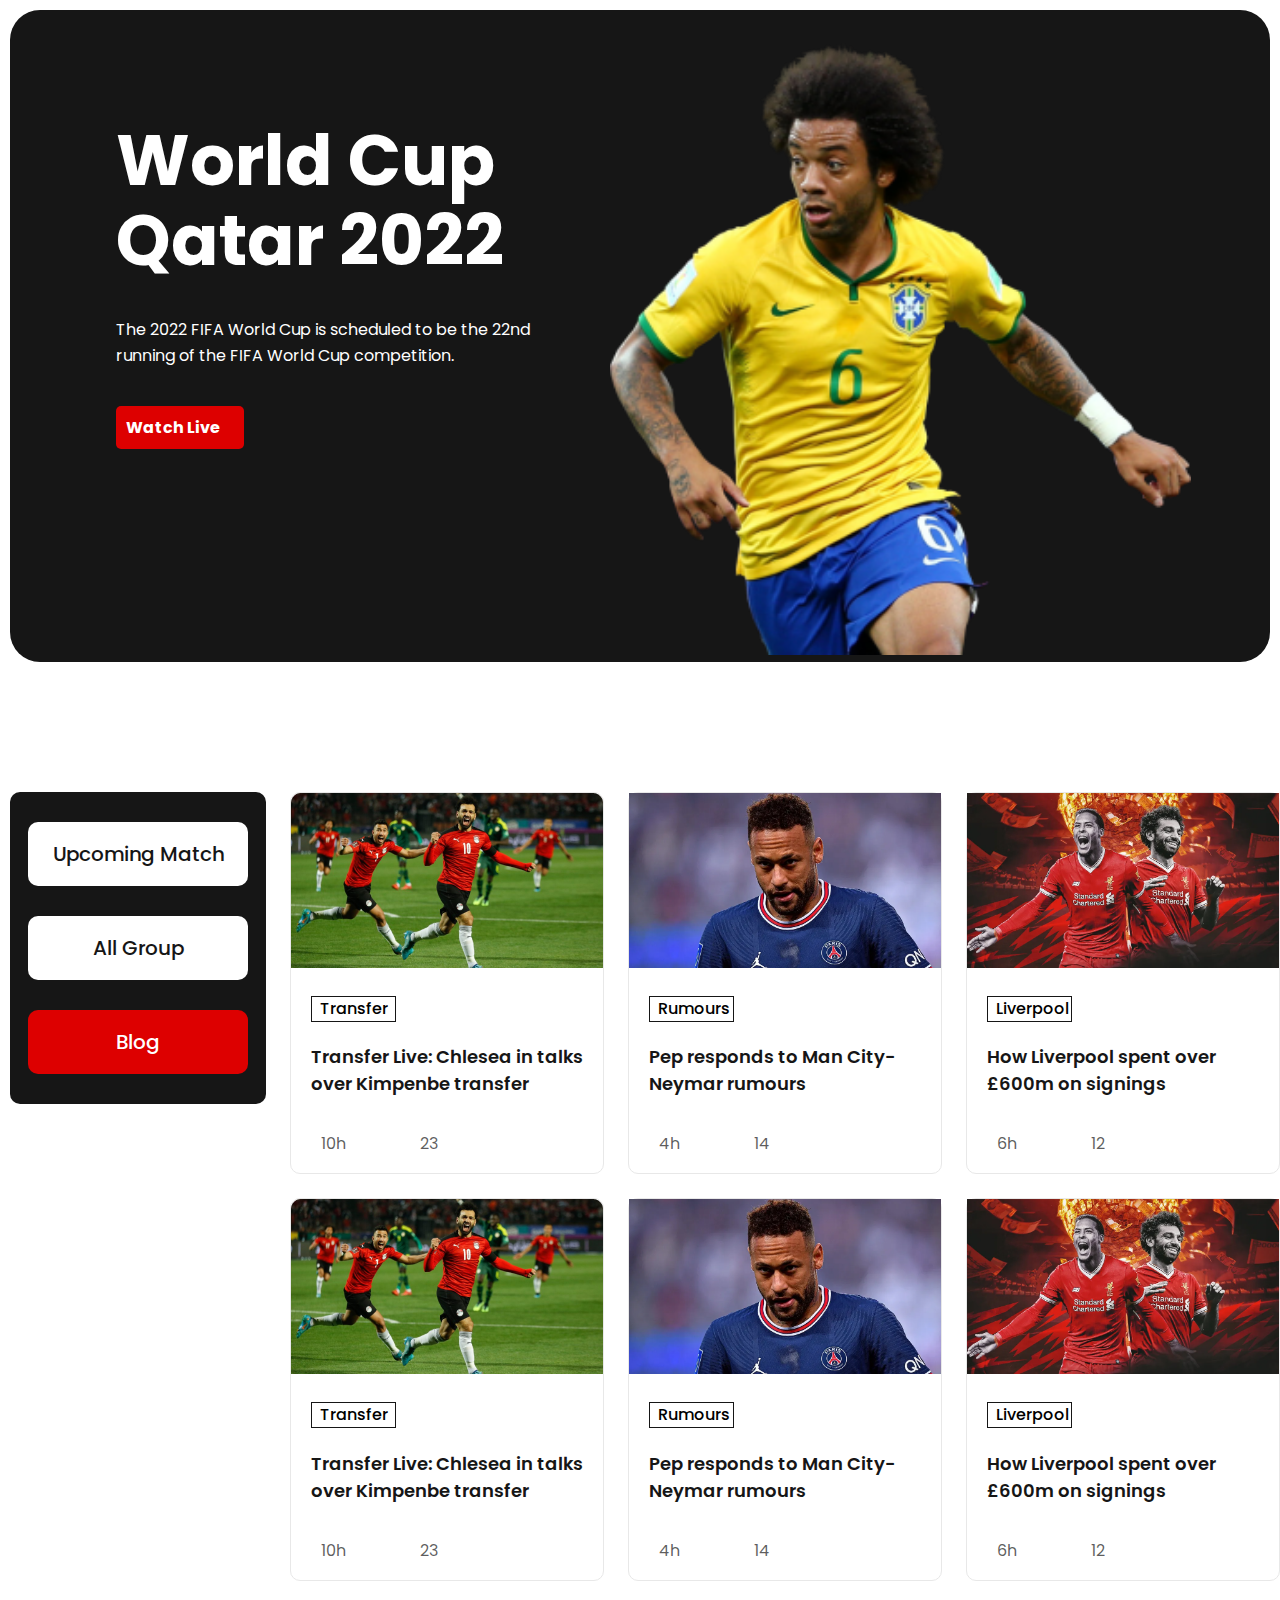
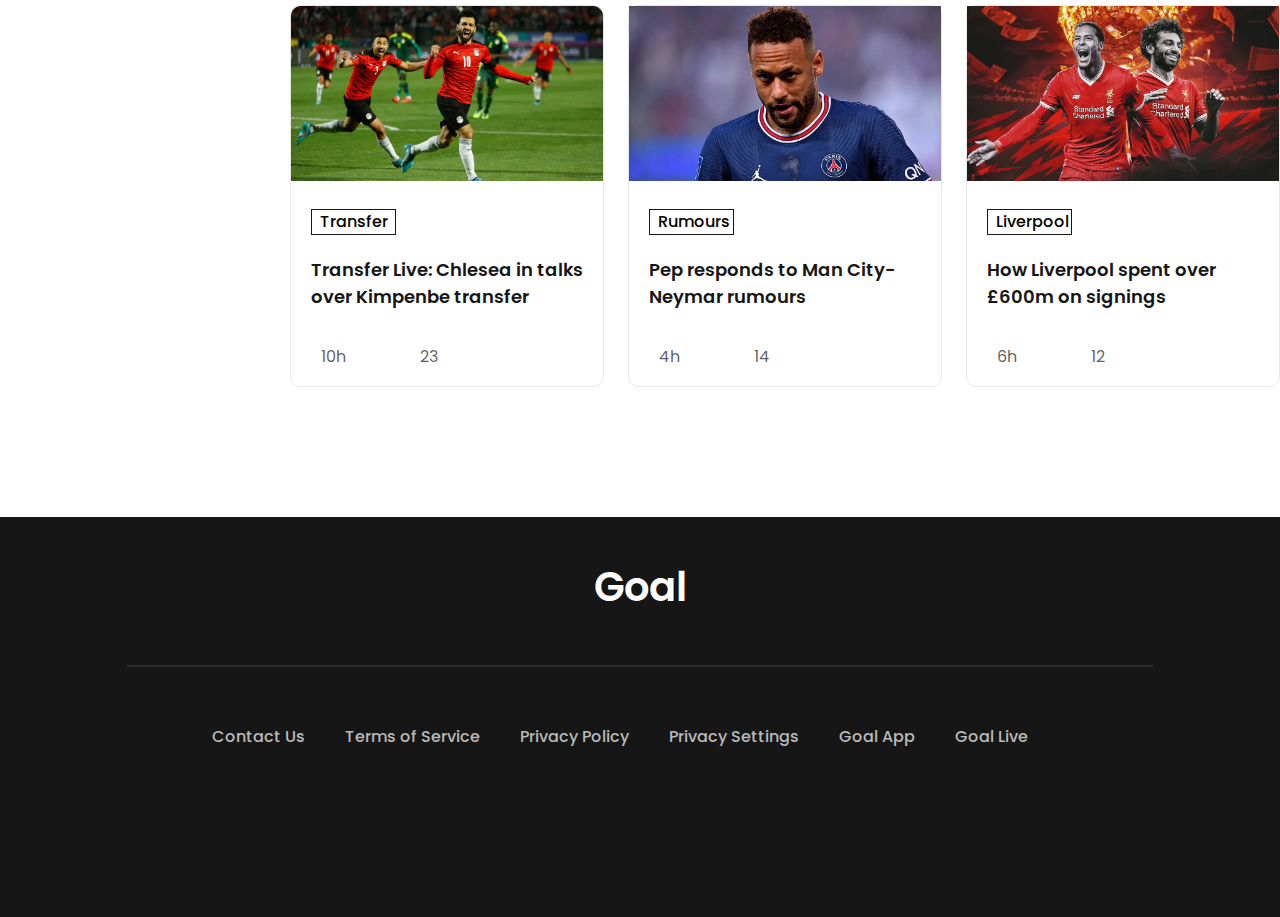
<file: index.html>
<!DOCTYPE html>
<html lang="en">
  <head>
    <meta charset="UTF-8" />
    <meta http-equiv="X-UA-Compatible" content="IE=edge" />
    <meta name="viewport" content="width=device-width, initial-scale=1.0" />
    <link rel="stylesheet" href="./css/style.css" />
    <link rel="stylesheet" href="./css/responsive.css" />
    <link rel="preconnect" href="https://fonts.googleapis.com" />
    <link rel="preconnect" href="https://fonts.gstatic.com" crossorigin />
    <link
      href="https://fonts.googleapis.com/css2?family=Poppins:wght@400;500;600;700;800&display=swap"
      rel="stylesheet"
    />
    <link
      rel="stylesheet"
      href="https://cdnjs.cloudflare.com/ajax/libs/font-awesome/6.1.1/css/all.min.css"
      integrity="sha512-KfkfwYDsLkIlwQp6LFnl8zNdLGxu9YAA1QvwINks4PhcElQSvqcyVLLD9aMhXd13uQjoXtEKNosOWaZqXgel0g=="
      crossorigin="anonymous"
      referrerpolicy="no-referrer"
    />
    <link rel="shortcut icon" href="./assets/favicon.ico" type="image/x-icon" />
    <title>World Cup</title>
  </head>
  <body>
    <!-- hero section start -->
    <section class="hero-container">
      <div class="hero">
        <div class="hero-text-content">
          <h2 class="hero-title">World Cup Qatar 2022</h2>
          <p class="hero-subtext">
            The 2022 FIFA World Cup is scheduled to be the 22nd running of the
            FIFA World Cup competition.
          </p>
          <a class="btn" href="#"
            >Watch Live <i class="fa-solid fa-arrow-right"></i
          ></a>
        </div>
        <div class="hero-image">
          <img src="./assets/hero-image.png" alt="marcelo" />
        </div>
      </div>
    </section>
    <!-- hero section end -->
    <!-- news left side section start -->
    <section class="news-container">
      <aside class="side-cat">
        <a class="side-cat-item" href="./upcoming.html">Upcoming Match </a>
        <a class="side-cat-item" href="#">All Group</a>
        <a class="side-cat-item selected" href="#">Blog</a>
      </aside>
      <!-- news left side section end -->

      <div class="news-list">
        <!-- news start -->
        <article class="news">
          <img src="./assets/blog-thumb/blog-image.png" alt="blog thumb" />
          <h4 class="news-cat">Transfer</h4>
          <h3 class="news-title">
            Transfer Live: Chlesea in talks over Kimpenbe transfer
          </h3>
          <div class="news-meta">
            <p class="posted"><i class="fa-solid fa-clock"></i>10h</p>
            <p class="comment"><i class="fa-solid fa-comment-dots"></i>23</p>
          </div>
        </article>
        <!-- news end -->
        <!-- news start -->
        <article class="news">
          <img src="./assets/blog-thumb/img_7170.webp" alt="" />
          <h4 class="news-cat">Rumours</h4>
          <h3 class="news-title">Pep responds to Man City-Neymar rumours</h3>
          <div class="news-meta">
            <p class="posted"><i class="fa-solid fa-clock"></i>4h</p>
            <p class="comment"><i class="fa-solid fa-comment-dots"></i>14</p>
          </div>
        </article>
        <!-- news end -->
        <!-- news start -->
        <article class="news">
          <img src="./assets/blog-thumb/big_spenders_liverpool.webp" alt="" />
          <h4 class="news-cat">Liverpool</h4>
          <h3 class="news-title">How Liverpool spent over £600m on signings</h3>
          <div class="news-meta">
            <p class="posted"><i class="fa-solid fa-clock"></i>6h</p>
            <p class="comment"><i class="fa-solid fa-comment-dots"></i>12</p>
          </div>
        </article>
        <!-- news end -->
        <!-- news start -->
        <article class="news">
          <img src="./assets/blog-thumb/blog-image.png" alt="blog thumb" />
          <h4 class="news-cat">Transfer</h4>
          <h3 class="news-title">
            Transfer Live: Chlesea in talks over Kimpenbe transfer
          </h3>
          <div class="news-meta">
            <p class="posted"><i class="fa-solid fa-clock"></i>10h</p>
            <p class="comment"><i class="fa-solid fa-comment-dots"></i>23</p>
          </div>
        </article>
        <!-- news end -->
        <!-- news start -->
        <article class="news">
          <img src="./assets/blog-thumb/img_7170.webp" alt="" />
          <h4 class="news-cat">Rumours</h4>
          <h3 class="news-title">Pep responds to Man City-Neymar rumours</h3>
          <div class="news-meta">
            <p class="posted"><i class="fa-solid fa-clock"></i>4h</p>
            <p class="comment"><i class="fa-solid fa-comment-dots"></i>14</p>
          </div>
        </article>
        <!-- news end -->
        <!-- news start -->
        <article class="news">
          <img src="./assets/blog-thumb/big_spenders_liverpool.webp" alt="" />
          <h4 class="news-cat">Liverpool</h4>
          <h3 class="news-title">How Liverpool spent over £600m on signings</h3>
          <div class="news-meta">
            <p class="posted"><i class="fa-solid fa-clock"></i>6h</p>
            <p class="comment"><i class="fa-solid fa-comment-dots"></i>12</p>
          </div>
        </article>
        <!-- news end -->
        <!-- news start -->
        <article class="news">
          <img src="./assets/blog-thumb/blog-image.png" alt="blog thumb" />
          <h4 class="news-cat">Transfer</h4>
          <h3 class="news-title">
            Transfer Live: Chlesea in talks over Kimpenbe transfer
          </h3>
          <div class="news-meta">
            <p class="posted"><i class="fa-solid fa-clock"></i>10h</p>
            <p class="comment"><i class="fa-solid fa-comment-dots"></i>23</p>
          </div>
        </article>
        <!-- news end -->
        <!-- news start -->
        <article class="news last">
          <img src="./assets/blog-thumb/img_7170.webp" alt="" />
          <h4 class="news-cat">Rumours</h4>
          <h3 class="news-title">Pep responds to Man City-Neymar rumours</h3>
          <div class="news-meta">
            <p class="posted"><i class="fa-solid fa-clock"></i>4h</p>
            <p class="comment"><i class="fa-solid fa-comment-dots"></i>14</p>
          </div>
        </article>
        <!-- news end -->
        <!-- news start -->
        <article class="news">
          <img src="./assets/blog-thumb/big_spenders_liverpool.webp" alt="" />
          <h4 class="news-cat">Liverpool</h4>
          <h3 class="news-title">How Liverpool spent over £600m on signings</h3>
          <div class="news-meta">
            <p class="posted"><i class="fa-solid fa-clock"></i>6h</p>
            <p class="comment"><i class="fa-solid fa-comment-dots"></i>12</p>
          </div>
        </article>
        <!-- news end -->
      </div>
      <!-- view all only for tablet devices start -->
      <div class="view-all">
        <a class="view-all-link" href="#">View All</a>
      </div>
      <!-- view all only for tablet devices end -->
    </section>
  </body>
  <footer>
    <div class="footer-container">
      <div class="footer-box">
        <div class="footer-content">
          <h3 class="footer-title">Goal</h3>
          <hr />
        </div>
      </div>

      <div class="footer-items">
        <a class="footer-item" href="#">Contact Us</a>
        <a class="footer-item" href="#">Terms of Service</a>
        <a class="footer-item" href="#">Privacy Policy</a>
        <a class="footer-item" href="#">Privacy Settings</a>
        <a class="footer-item" href="#">Goal App</a>
        <a class="footer-item" href="#">Goal Live</a>
      </div>
      <div class="footer-social">
        <a class="social-icon" href="https://facebook.com/nesaranaeem"
          ><i class="fa-brands fa-facebook"></i
        ></a>
        <a class="social-icon" href="https://instagram.com/nesaranaeem"
          ><i class="fa-brands fa-instagram-square"></i
        ></a>
        <a class="social-icon" href="https://twitter.com/nesaranaeem"
          ><i class="fa-brands fa-twitter-square"></i
        ></a>
      </div>
    </div>
  </footer>
</html>
</file>
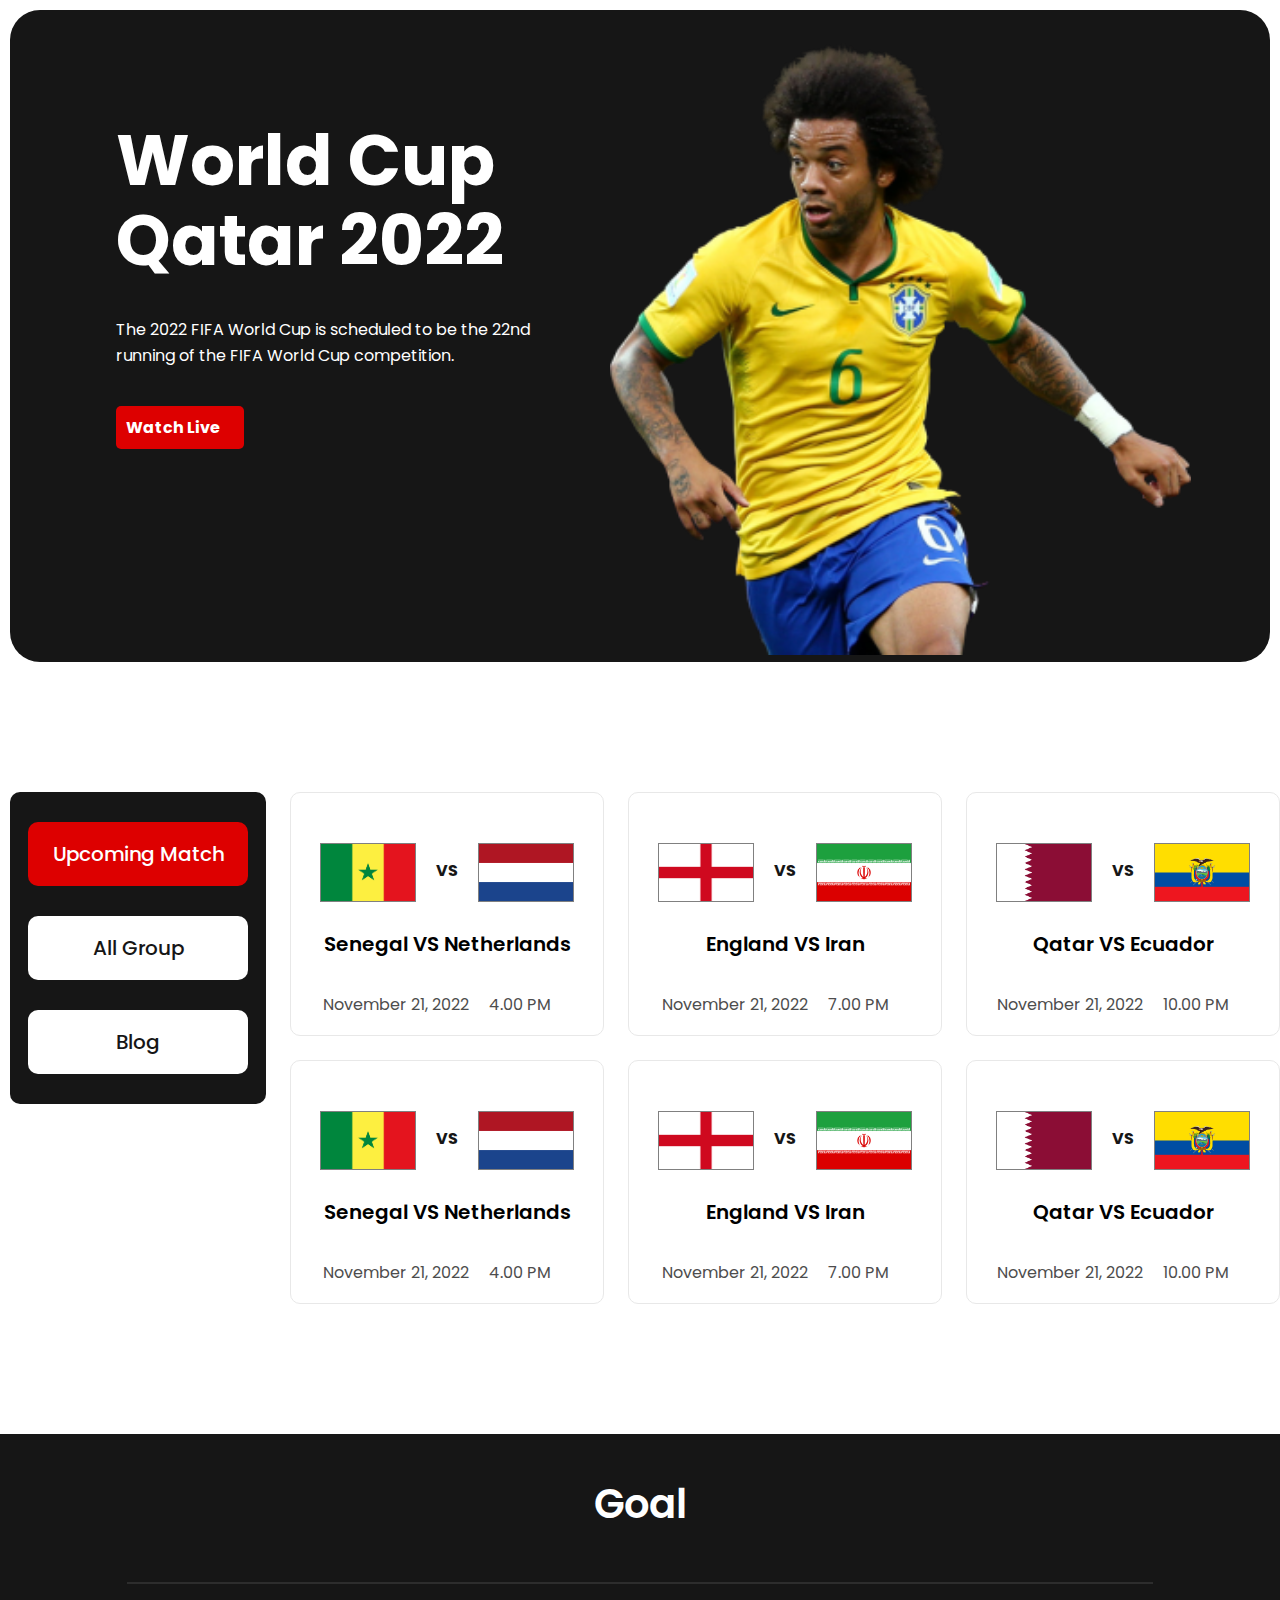
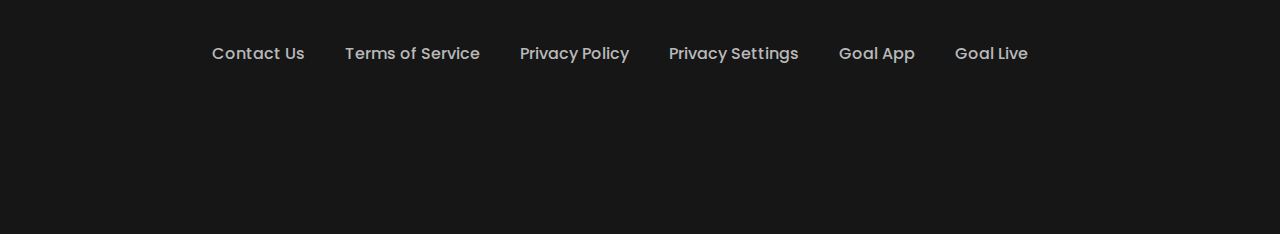
<file: upcoming.html>
<!DOCTYPE html>
<html lang="en">
  <head>
    <meta charset="UTF-8" />
    <meta http-equiv="X-UA-Compatible" content="IE=edge" />
    <meta name="viewport" content="width=device-width, initial-scale=1.0" />
    <link rel="stylesheet" href="./css/style.css" />
    <link rel="stylesheet" href="./css/responsive.css" />
    <link rel="preconnect" href="https://fonts.googleapis.com" />
    <link rel="preconnect" href="https://fonts.gstatic.com" crossorigin />
    <link
      href="https://fonts.googleapis.com/css2?family=Poppins:wght@400;500;600;700;800&display=swap"
      rel="stylesheet"
    />
    <link
      rel="stylesheet"
      href="https://cdnjs.cloudflare.com/ajax/libs/font-awesome/6.1.1/css/all.min.css"
      integrity="sha512-KfkfwYDsLkIlwQp6LFnl8zNdLGxu9YAA1QvwINks4PhcElQSvqcyVLLD9aMhXd13uQjoXtEKNosOWaZqXgel0g=="
      crossorigin="anonymous"
      referrerpolicy="no-referrer"
    />
    <link rel="shortcut icon" href="./assets/favicon.ico" type="image/x-icon" />
    <title>Upcoming Match</title>
  </head>
  <body>
    <!-- hero section start -->
    <section class="hero-container">
      <div class="hero">
        <div class="hero-text-content">
          <h2 class="hero-title">World Cup Qatar 2022</h2>
          <p class="hero-subtext">
            The 2022 FIFA World Cup is scheduled to be the 22nd running of the
            FIFA World Cup competition.
          </p>
          <a class="btn" href="#"
            >Watch Live <i class="fa-solid fa-arrow-right"></i
          ></a>
        </div>
        <div class="hero-image">
          <img src="./assets/hero-image.png" alt="marcelo" />
        </div>
      </div>
    </section>
    <!-- hero section end -->
    <!-- news left side section start -->
    <section class="upcoming-match-container">
      <aside class="side-cat">
        <a class="side-cat-item selected" href="./upcoming.html"
          >Upcoming Match
        </a>
        <a class="side-cat-item" href="#">All Group</a>
        <a class="side-cat-item" href="./index.html">Blog</a>
      </aside>
      <!-- news left side section end -->

      <div class="upcoming-match-list">
        <!-- upcoming match start -->
        <article class="match-box">
          <div class="team-vs">
            <div class="team">
              <img src="./assets/flags/senegal.png" alt="" />
            </div>
            <p class="vs">VS</p>
            <div class="team">
              <img src="./assets/flags/netherlands.png" alt="" />
            </div>
          </div>

          <h3 class="vs-title">Senegal VS Netherlands</h3>
          <div class="vs-meta">
            <p class="vs-date">
              <i class="fa-solid fa-calendar"></i> November 21, 2022
            </p>
            <p class="vs-time"><i class="fa-solid fa-clock"></i> 4.00 PM</p>
          </div>
        </article>
        <!-- upcoming match end -->
        <!-- upcoming match start -->
        <article class="match-box">
          <div class="team-vs">
            <div class="team">
              <img src="./assets/flags/england.png" alt="" />
            </div>
            <p class="vs">VS</p>
            <div class="team">
              <img src="./assets/flags/iran.png" alt="" />
            </div>
          </div>

          <h3 class="vs-title">England VS Iran</h3>
          <div class="vs-meta">
            <p class="vs-date">
              <i class="fa-solid fa-calendar"></i> November 21, 2022
            </p>
            <p class="vs-time"><i class="fa-solid fa-clock"></i> 7.00 PM</p>
          </div>
        </article>
        <!-- upcoming match end -->
        <!-- upcoming match start -->
        <article class="match-box">
          <div class="team-vs">
            <div class="team">
              <img src="./assets/flags/qatar.png" alt="" />
            </div>
            <p class="vs">VS</p>
            <div class="team">
              <img src="./assets/flags/ecuador.png" alt="" />
            </div>
          </div>

          <h3 class="vs-title">Qatar VS Ecuador</h3>
          <div class="vs-meta">
            <p class="vs-date">
              <i class="fa-solid fa-calendar"></i> November 21, 2022
            </p>
            <p class="vs-time"><i class="fa-solid fa-clock"></i> 10.00 PM</p>
          </div>
        </article>
        <!-- upcoming match end -->
        <!-- upcoming match start -->
        <article class="match-box">
          <div class="team-vs">
            <div class="team">
              <img src="./assets/flags/senegal.png" alt="" />
            </div>
            <p class="vs">VS</p>
            <div class="team">
              <img src="./assets/flags/netherlands.png" alt="" />
            </div>
          </div>

          <h3 class="vs-title">Senegal VS Netherlands</h3>
          <div class="vs-meta">
            <p class="vs-date">
              <i class="fa-solid fa-calendar"></i> November 21, 2022
            </p>
            <p class="vs-time"><i class="fa-solid fa-clock"></i> 4.00 PM</p>
          </div>
        </article>
        <!-- upcoming match end -->
        <!-- upcoming match start -->
        <article class="match-box">
          <div class="team-vs">
            <div class="team">
              <img src="./assets/flags/england.png" alt="" />
            </div>
            <p class="vs">VS</p>
            <div class="team">
              <img src="./assets/flags/iran.png" alt="" />
            </div>
          </div>

          <h3 class="vs-title">England VS Iran</h3>
          <div class="vs-meta">
            <p class="vs-date">
              <i class="fa-solid fa-calendar"></i> November 21, 2022
            </p>
            <p class="vs-time"><i class="fa-solid fa-clock"></i> 7.00 PM</p>
          </div>
        </article>
        <!-- upcoming match end -->
        <!-- upcoming match start -->
        <article class="match-box">
          <div class="team-vs">
            <div class="team">
              <img src="./assets/flags/qatar.png" alt="" />
            </div>
            <p class="vs">VS</p>
            <div class="team">
              <img src="./assets/flags/ecuador.png" alt="" />
            </div>
          </div>

          <h3 class="vs-title">Qatar VS Ecuador</h3>
          <div class="vs-meta">
            <p class="vs-date">
              <i class="fa-solid fa-calendar"></i> November 21, 2022
            </p>
            <p class="vs-time"><i class="fa-solid fa-clock"></i> 10.00 PM</p>
          </div>
        </article>
        <!-- upcoming match end -->
        
    </section>
  </body>
  <footer>
    <div class="footer-container">
      <div class="footer-box">
        <div class="footer-content">
          <h3 class="footer-title">Goal</h3>
          <hr />
        </div>
      </div>

      <div class="footer-items">
        <a class="footer-item" href="#">Contact Us</a>
        <a class="footer-item" href="#">Terms of Service</a>
        <a class="footer-item" href="#">Privacy Policy</a>
        <a class="footer-item" href="#">Privacy Settings</a>
        <a class="footer-item" href="#">Goal App</a>
        <a class="footer-item" href="#">Goal Live</a>
      </div>
      <div class="footer-social">
        <a class="social-icon" href="https://facebook.com/nesaranaeem"
          ><i class="fa-brands fa-facebook"></i
        ></a>
        <a class="social-icon" href="https://instagram.com/nesaranaeem"
          ><i class="fa-brands fa-instagram-square"></i
        ></a>
        <a class="social-icon" href="https://twitter.com/nesaranaeem"
          ><i class="fa-brands fa-twitter-square"></i
        ></a>
      </div>
    </div>
  </footer>
</html>
</file>
<file: css/style.css>
/* common things */
body {
  font-family: "Poppins", sans-serif;
  margin: 0;
  padding: 0;
}
.side-cat-item {
  padding: 17px 10px;
  width: 200px;
  margin-top: 30px;
  background: #ffffff;
  color: #161616;
  border-radius: 10px;
  text-decoration: none;
  font-style: normal;
  font-weight: 500;
  font-size: 20px;
  line-height: 30px;
}
.selected {
  background: #dd0000;
  color: #ffffff;
}
.btn {
  text-decoration: none;
  height: 44px;
  width: 196px;
  border-radius: 41px;
  padding: 10px 24px 10px 10px;
  background: #dd0000;
  border-radius: 5px;
  font-family: Poppins;
  font-size: 16px;
  font-weight: 700;
  line-height: 24px;
  letter-spacing: 0px;
  text-align: left;
  color: #ffffff;
  margin-left: 106px;
  animation-name: btn-animation;
  animation-duration: 3s;
}
.btn:hover {
  background: rgb(230, 0, 255);
  transition: background 2s;
}
.side-cat {
  display: flex;
  flex-direction: column;
  align-items: center;
  width: 312px;
  height: 312px;
  margin-right: 24px;
  margin-left: 10px;
  border-radius: 10px;
  background: #161616;
}
/* hero section  */
.hero-container {
  background-color: #161616;
  border-radius: 30px;
  margin: 10px;
  margin-bottom: 130px;
}
.hero {
  display: flex;
}
.hero-text-content {
}
.hero-title {
  margin: 0;
  padding: 111px 24px 20px 106px;
  font-style: normal;
  font-weight: 700;
  font-size: 70px;
  line-height: 80px;
  color: #ffffff;
  animation-duration: 2s;
}
.hero-subtext {
  font-style: normal;
  font-weight: 400;
  font-size: 16px;
  line-height: 26px;
  color: #ffffff;
  padding: 0 49px 30px 106px;
  animation-duration: 5s;
}

/* animation for hero button  */
@keyframes btn-animation {
  from {
    background: blue;
    padding: 10px 44px 10px 20px;
  }
  to {
    #background: #dd0000;
    padding: 10px 24px 10px 10px;
  }
}

.hero-image {
}
.hero-image img {
  padding: 33px 79px 0 24px;
  width: 581px;
}

/* news section */
.news-container {
  display: flex;
  justify-content: center;
  text-align: center;
  padding-bottom: 130px;
}

.news-list {
  display: grid;
  grid-template-columns: repeat(3, 1fr);
  gap: 24px;
}
.news {
  width: 312px;
  border: 1px solid #e8e8e8;
  border-radius: 10px;
}
.news img {
  width: 312px;
  height: 175px;
}
.news-cat {
  padding: 0 8px;
  margin-left: 20px;
  width: 67px;
  font-style: normal;
  font-weight: 500;
  font-size: 16px;
  line-height: 24px;
  border: 1px solid #161616;
}
.news-title {
  margin-left: 20px;
  font-size: 18px;
  font-weight: 600;
  line-height: 27px;
  letter-spacing: 0em;
  text-align: left;
  color: #161616;
}
.news-meta {
  display: flex;
}
.news-meta i {
  padding-right: 10px;
}
.posted {
  padding-left: 20px;
  color: rgba(22, 22, 22, 0.7);
  font-size: 16px;
  font-weight: 400;
  line-height: 26px;
  letter-spacing: 0em;
  text-align: left;
}
.comment {
  padding-left: 64px;
  color: rgba(22, 22, 22, 0.7);
  font-size: 16px;
  font-weight: 400;
  line-height: 26px;
  letter-spacing: 0em;
  text-align: left;
}
.view-all {
  display: none;
}

/* footer section */
.footer-container {
  background: #161616;
}
.footer-box {
  display: flex;
  justify-content: center;
}
.footer-content {
  width: 100%;
}
.footer-title {
  color: #ffffff;
  padding-bottom: 40px;
  font-size: 40px;
  font-weight: 600;
  line-height: 60px;
  letter-spacing: 0em;
  text-align: center;
  margin-bottom: 0;
}
hr {
  width: 80%;
  border: 1px solid rgba(255, 255, 255, 0.1);
}
.footer-items {
  display: flex;
  padding-bottom: 60px;
  justify-content: center;
  padding-top: 50px;
}
.footer-item {
  padding-right: 40px;
  text-decoration: none;
  font-size: 16px;
  font-weight: 500;
  line-height: 24px;
  letter-spacing: 0px;
  text-align: left;
  color: #b9b9b9;
}
.footer-item:hover {
  color: blue;
}
.footer-social {
  display: flex;
  justify-content: center;
  padding-bottom: 60px;
}
.fa-brands {
  color: #ffffff;
  font-size: 2em;
  margin-right: 20px;
}
.fa-brands:hover {
  color: blue;
}

/* upcoming match page */
.upcoming-match-container {
  display: flex;
  justify-content: center;
  text-align: center;
  padding-bottom: 130px;
}
.upcoming-match-list {
  display: grid;
  grid-template-columns: repeat(3, 1fr);
  gap: 24px;
}
.match-box {
  width: 312px;
  height: 242px;
  border: 1px solid #e8e8e8;
  border-radius: 10px;
}
.team-vs {
  display: flex;
  justify-content: center;
  padding-top: 50px;
}
.team {
  padding: 0 20px;
}
.team img {
  width: 94px;
  height: 57px;
  border: 1px solid gray;
}
.vs {
  font-style: normal;
  /* padding: 0 20px; */
  /* padding-top: 53px; */

  font-weight: 700;
  font-size: 16px;
  line-height: 24px;
  text-align: center;
  color: #161616;
}
.vs-title {
  font-size: 20px;
  font-weight: 600;
  line-height: 30px;
  letter-spacing: 0em;
  text-align: center;
}
.vs-meta {
  display: flex;
  justify-content: center;
}
.vs-date,
.vs-time {
  font-style: normal;
  font-weight: 400;
  font-size: 16px;
  line-height: 20px;

  text-align: center;
  padding-right: 20px;
  color: #4d4d4d;
}
</file>
<file: css/responsive.css>
/* smaller device */
@media screen and (max-width: 576px) {
  /* common things  */
  body {
  }
  .btn {
    margin-bottom: 26px;
  }
  .side-cat {
    background: #ffffff;
  }
  .side-cat-item {
    background: #e8e8e8;
  }
  .selected {
    background: #dd0000;
    color: #ffffff;
  }
  /* hero section  */
  .hero-container {
    margin: 20px;
    border-radius: 10px;
  }
  .hero {
    display: flex;
    flex-direction: column;
  }
  .hero-image img {
    padding-left: 35px;
    padding-right: 0;
    width: 280px;
  }
  .hero-title {
    font-size: 22px;
    font-weight: 700;
    line-height: 33px;
    letter-spacing: 0em;
    text-align: center;
    padding: 28px 32px 8px 32px;
  }
  .hero-subtext {
    white-space: nowrap;
    overflow: hidden;
    text-overflow: ellipsis;
    padding: 0 32px;
  }

  /* news upcoming match section  */

  /* news + upcoming match container */
  .news-container,
  .upcoming-match-container {
    flex-direction: column;
    align-items: center;
  }
  /* news + upcoming match list */
  .news-list,
  .upcoming-match-list {
    grid-template-columns: repeat(1, 1fr);
    grid-column-gap: 20px;
    grid-row-gap: 30px;
  }
  /* footer section  */
  .footer-items {
    flex-direction: column;
    align-items: center;
    padding-bottom: 30px;
  }
  .footer-item {
    padding-right: 0;
  }
  .footer-social {
    align-items: center;
    margin-bottom: 30px;
  }
}
/* medium device */
@media screen and (min-width: 577px) and (max-width: 992px) {
  /* common things */
  body {
  }
  .btn {
    margin-top: 10px;
    margin-left: 75px;
  }
  .side-cat {
    background: #ffffff;
    flex-direction: row;
  }
  .side-cat-item {
    background: #e8e8e8;
    padding: 10px 20px;
    border-radius: 10px;
    margin-right: 20px;
    font-size: 20px;
    font-weight: 500;
    line-height: 30px;
    letter-spacing: 0em;
    text-align: left;
    width: 230px;
  }
  .selected {
    background: #dd0000;
    color: #ffffff;
  }
  /* hero section */
  .hero-title {
    margin: 0;
    padding: 51px 2px 51px 76px;
    font-style: normal;
    font-weight: 700;
    font-size: 40px;
    line-height: 50px;
    color: #ffffff;
  }
  .hero-subtext {
    font-style: normal;
    font-weight: 400;
    font-size: 16px;
    line-height: 26px;
    color: #ffffff;
    padding: 0 49px 0px 76px;
    margin: 0;
    margin-bottom: 40px;
  }
  .hero-image img {
    padding-top: 68px;
    width: 323px;
    height: 440px;
    margin-top: 8px;
  }

  /* news section  */
  /* news + upcoming match list */
  /* news + upcoming match container */
  .news-container,
  .upcoming-match-container {
    flex-direction: column;
    align-items: center;
  }

  .news-list,
  .upcoming-match-list {
    grid-template-columns: repeat(2, 1fr);
    grid-column-gap: 20px;
    grid-row-gap: 30px;
  }
  .last {
    display: none;
  }
  .view-all {
    display: flex;
    padding-top: 50px;
    justify-content: center;
  }
  .view-all-link {
    padding: 23px 65px;
    text-decoration: none;
    font-style: normal;
    font-weight: 400;
    font-size: 20px;
    line-height: 23px;
    text-align: center;

    color: #ffffff;
    background: #dd0000;
    border-radius: 5px;
  }
  /* footer section */
  .footer-item {
    font-size: 14px;
    padding-right: 10px;
  }
}
</file>
